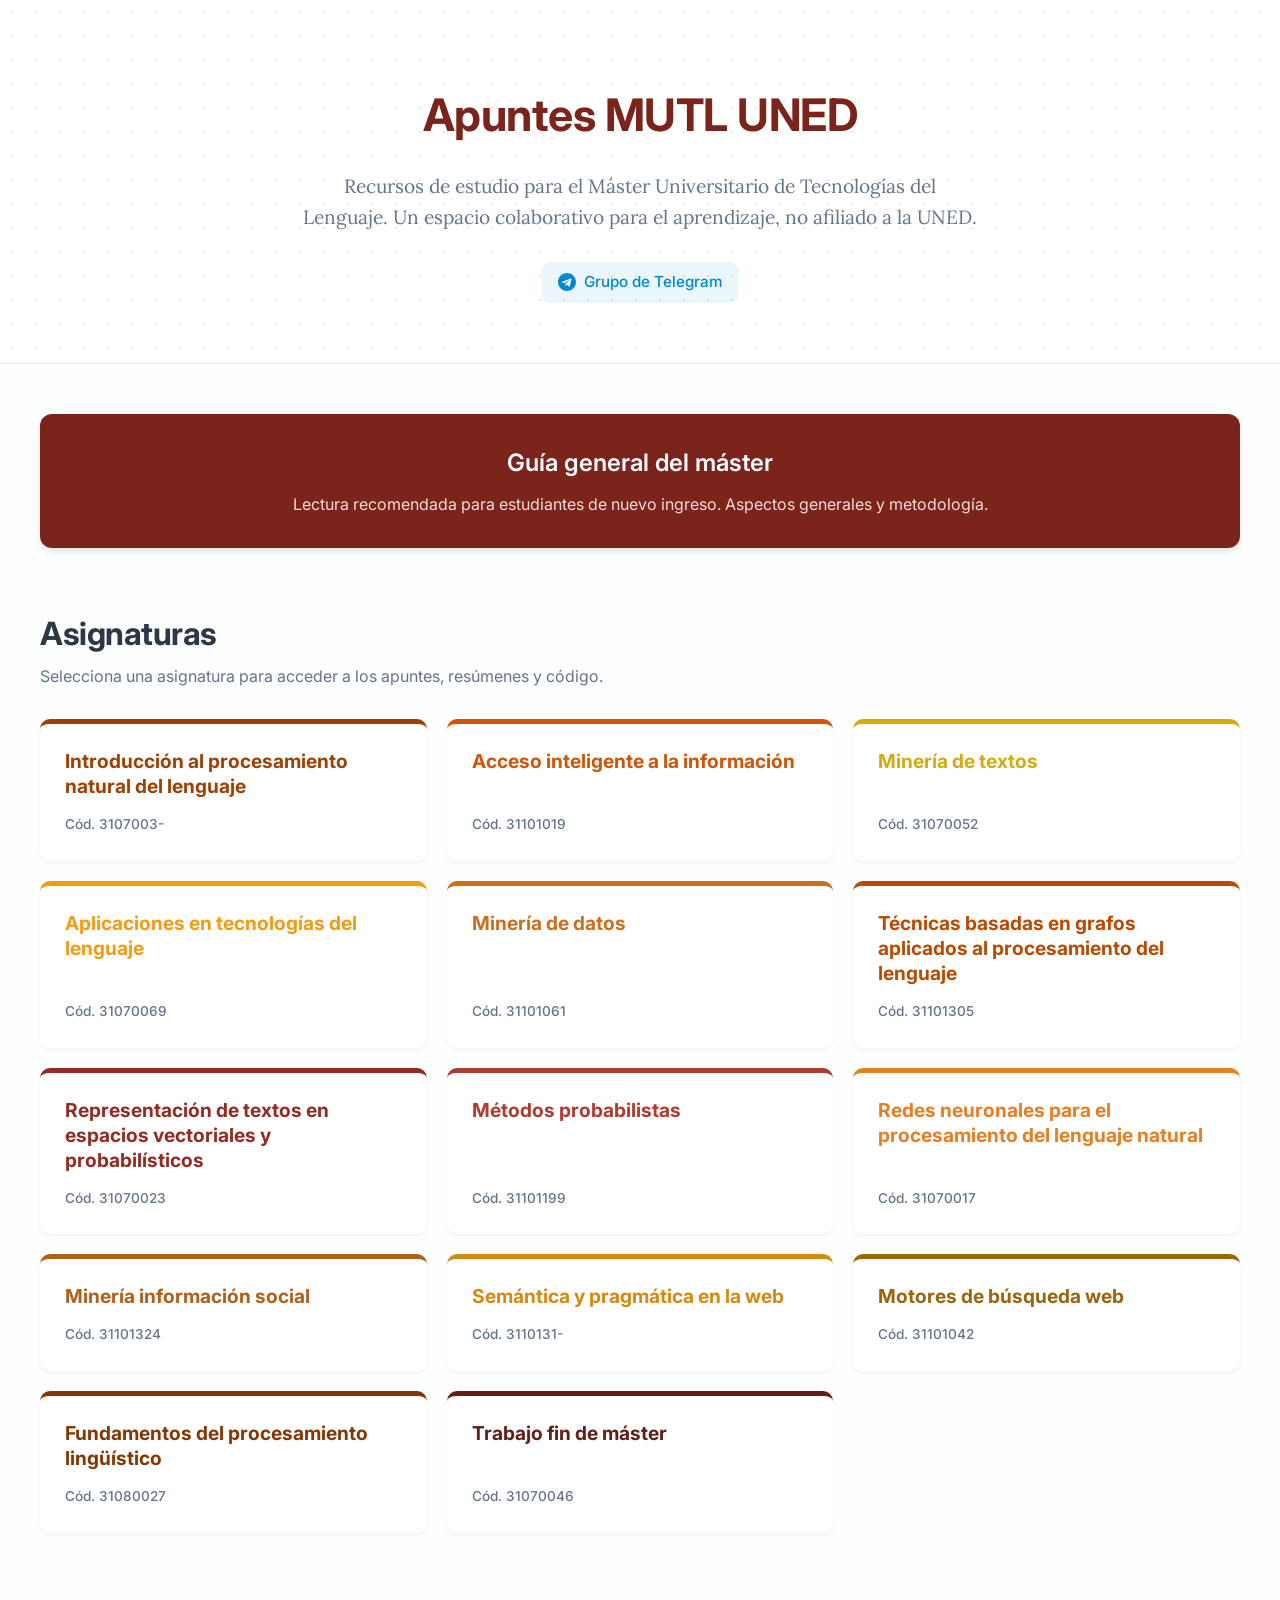
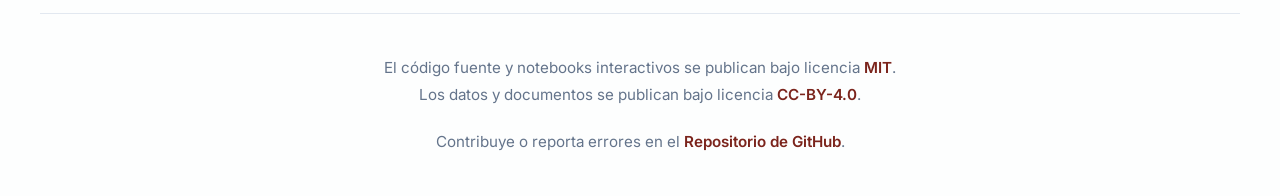
<file: index.html>
<!--
SPDX-FileCopyrightText: 2026 Colaboradores de apuntes-mutl-uned
SPDX-License-Identifier: MIT
-->
<!DOCTYPE html>
<html lang="es">
<head>
    <meta charset="UTF-8">
    <meta name="viewport" content="width=device-width, initial-scale=1.0">
    <title>Apuntes MUTL UNED</title>
    
    <link rel="preconnect" href="https://fonts.googleapis.com">
    <link rel="preconnect" href="https://fonts.gstatic.com" crossorigin>
    <link href="https://fonts.googleapis.com/css2?family=Inter:wght@400;500;600;700&family=Lora:ital,wght@0,400;0,600;1,400&display=swap" rel="stylesheet">

    <style>
        /* =========================================
           PALETA DE COLORES (Gama Cálidos/Tierras)
           ========================================= */
        :root {
            --color-master: #7B241C; /* Granate principal */
            
            --color-ipnl:   #A04000; /* Terracota */
            --color-aii:    #D35400; /* Naranja Quemado */
            --color-mt:     #D4AC0D; /* Ocre */
            --color-at:     #F39C12; /* Ámbar */
            --color-md:     #CA6F1E; /* Bronce */
            --color-tbg:    #BA4A00; /* Rojizo */
            --color-rt:     #922B21; /* Rojo oscuro */
            --color-mp:     #B03A2E; /* Rojo óxido */
            --color-rn:     #E67E22; /* Zanahoria */
            --color-ms:     #AF601A; /* Marrón cálido */
            --color-sp:     #D68910; /* Miel */
            --color-mb:     #9C640C; /* Dorado oscuro */
            --color-fpl:    #873600; /* Caoba */
            --color-tfm:    #641E16; /* Granate muy oscuro */

            --bg-page: #FDFEFE;
            --text-main: #2D3748;
            --text-muted: #64748B;
            --telegram-blue: #0088cc;
        }

        /* =========================================
           ESTILOS BASE
           ========================================= */
        body {
            font-family: 'Lora', serif;
            background-color: var(--bg-page);
            color: var(--text-main);
            line-height: 1.6;
            margin: 0;
            padding: 0;
        }

        h1, h2, h3, h4, .ui-text {
            font-family: 'Inter', sans-serif;
        }

        a { text-decoration: none; }

        .container {
            max-width: 1200px;
            margin: 0 auto;
            padding: 0 20px 40px 20px;
        }

        /* =========================================
           CABECERA TIPO "HERO"
           ========================================= */
        .hero {
            background-color: #ffffff;
            background-image: radial-gradient(#E5E7EB 1px, transparent 1px);
            background-size: 24px 24px;
            padding: 80px 20px 60px 20px;
            text-align: center;
            border-bottom: 1px solid #E2E8F0;
            margin-bottom: 50px;
        }

        .hero h1 {
            color: var(--color-master);
            font-size: 2.8rem;
            margin: 0 0 15px 0;
            letter-spacing: -0.5px;
            font-weight: 700;
        }

        .intro-text {
            max-width: 800px;
            margin: 0 auto 30px auto;
            font-size: 1.2rem;
            color: var(--text-muted);
            text-wrap: balance;
        }

        /* Botón Telegram Secundario */
        .link-telegram {
            display: inline-flex;
            align-items: center;
            gap: 8px;
            color: var(--telegram-blue);
            font-family: 'Inter', sans-serif;
            font-weight: 500;
            font-size: 0.95rem;
            padding: 8px 16px;
            border-radius: 8px;
            background: rgba(0, 136, 204, 0.08);
            transition: background 0.2s, color 0.2s;
        }

        .link-telegram:hover {
            background: rgba(0, 136, 204, 0.15);
            color: #006699;
        }

        .link-telegram svg {
            width: 18px;
            height: 18px;
            fill: currentColor;
        }

        /* =========================================
           GUÍA DEL MÁSTER
           ========================================= */
        .master-card {
            background: var(--color-master);
            color: white;
            border-radius: 12px;
            padding: 30px;
            text-align: center;
            margin-bottom: 60px;
            box-shadow: 0 4px 6px rgba(0,0,0,0.1);
            transition: transform 0.2s;
            display: block;
        }
        
        .master-card:hover { transform: translateY(-5px); }
        .master-card h2 { color: white; margin: 0 0 10px 0; font-weight: 600; }
        .master-card p { margin: 0; color: #FADBD8; font-family: 'Inter', sans-serif; }

        /* =========================================
           GRID Y SEPARADORES
           ========================================= */
        .section-header {
            margin-bottom: 30px;
        }

        .section-header h2 {
            color: var(--text-main);
            font-size: 2rem;
            margin-bottom: 5px;
            font-weight: 700;
            letter-spacing: -0.5px;
        }

        .section-header p {
            color: var(--text-muted);
            margin: 0;
            font-family: 'Inter', sans-serif;
        }

        .grid {
            display: grid;
            grid-template-columns: repeat(auto-fill, minmax(320px, 1fr));
            gap: 20px;
        }

        /* =========================================
           TARJETAS DE ASIGNATURA
           ========================================= */
        .card {
            background: white;
            border-radius: 10px;
            padding: 25px;
            border-top: 5px solid; 
            box-shadow: 0 2px 4px rgba(0,0,0,0.05);
            transition: transform 0.2s, box-shadow 0.2s;
            display: flex;
            flex-direction: column;
        }

        .card:hover {
            transform: translateY(-5px);
            box-shadow: 0 10px 15px rgba(0,0,0,0.1);
        }

        .card.ipnl { border-color: var(--color-ipnl); } .card.ipnl h3 { color: var(--color-ipnl); }
        .card.aii { border-color: var(--color-aii); } .card.aii h3 { color: var(--color-aii); }
        .card.mt { border-color: var(--color-mt); } .card.mt h3 { color: var(--color-mt); }
        .card.at { border-color: var(--color-at); } .card.at h3 { color: var(--color-at); }
        .card.md { border-color: var(--color-md); } .card.md h3 { color: var(--color-md); }
        .card.tbg { border-color: var(--color-tbg); } .card.tbg h3 { color: var(--color-tbg); }
        .card.rt { border-color: var(--color-rt); } .card.rt h3 { color: var(--color-rt); }
        .card.mp { border-color: var(--color-mp); } .card.mp h3 { color: var(--color-mp); }
        .card.rn { border-color: var(--color-rn); } .card.rn h3 { color: var(--color-rn); }
        .card.ms { border-color: var(--color-ms); } .card.ms h3 { color: var(--color-ms); }
        .card.sp { border-color: var(--color-sp); } .card.sp h3 { color: var(--color-sp); }
        .card.mb { border-color: var(--color-mb); } .card.mb h3 { color: var(--color-mb); }
        .card.fpl { border-color: var(--color-fpl); } .card.fpl h3 { color: var(--color-fpl); }
        .card.tfm { border-color: var(--color-tfm); } .card.tfm h3 { color: var(--color-tfm); }

        .card h3 {
            margin: 0 0 15px 0;
            font-size: 1.2rem;
            line-height: 1.3;
        }

        .card-meta {
            margin-top: auto;
            display: flex;
            justify-content: space-between;
            font-family: 'Inter', sans-serif;
            font-size: 0.85rem;
            color: var(--text-muted);
            font-weight: 500;
        }

        /* =========================================
           FOOTER Y LICENCIAS
           ========================================= */
        footer {
            margin-top: 80px;
            padding-top: 40px;
            border-top: 1px solid #E2E8F0;
            text-align: center;
            font-family: 'Inter', sans-serif;
            font-size: 0.95rem;
            color: var(--text-muted);
            line-height: 1.8;
        }

        footer a { 
            color: var(--color-master); 
            font-weight: 600; 
            text-decoration: underline; 
            text-decoration-color: transparent; 
            transition: text-decoration-color 0.2s;
        }
        
        footer a:hover { 
            text-decoration-color: var(--color-master); 
        }
        
        .footer-licenses { margin-bottom: 20px; }
    </style>
</head>
<body>

<header class="hero">
    <h1>Apuntes MUTL UNED</h1>
    <div class="intro-text">
        <p>Recursos de estudio para el Máster Universitario de Tecnologías del Lenguaje. Un espacio colaborativo para el aprendizaje, no afiliado a la UNED.</p>
    </div>
    <a href="https://t.me/+1RJx_dxBqSRkMjQ8" target="_blank" class="link-telegram">
        <svg viewBox="0 0 24 24">
            <path d="M12 0C5.373 0 0 5.373 0 12s5.373 12 12 12 12-5.373 12-12S18.627 0 12 0zm5.894 8.221l-1.97 9.28c-.145.658-.537.818-1.084.508l-3-2.21-1.446 1.394c-.14.18-.357.295-.6.295-.002 0-.003 0-.005 0l.213-3.054 5.56-5.022c.24-.213-.054-.334-.373-.121l-6.869 4.326-2.96-.924c-.64-.203-.658-.64.135-.954l11.566-4.458c.538-.196 1.006.128.832.94z"/>
        </svg>
        Grupo de Telegram
    </a>
</header>

<div class="container">

    <a href="master/" class="master-card ui-text">
        <h2>Guía general del máster</h2>
        <p>Lectura recomendada para estudiantes de nuevo ingreso. Aspectos generales y metodología.</p>
    </a>

    <div class="section-header">
        <h2>Asignaturas</h2>
        <p>Selecciona una asignatura para acceder a los apuntes, resúmenes y código.</p>
    </div>
    
    <div class="grid">
        <a href="ipnl/" class="card ipnl">
            <h3>Introducción al procesamiento natural del lenguaje</h3>
            <div class="card-meta">
                <span>Cód. 3107003-</span>
            </div>
        </a>

        <a href="aii/" class="card aii">
            <h3>Acceso inteligente a la información</h3>
            <div class="card-meta">
                <span>Cód. 31101019</span>
            </div>
        </a>

        <a href="mt/" class="card mt">
            <h3>Minería de textos</h3>
            <div class="card-meta">
                <span>Cód. 31070052</span>
            </div>
        </a>

        <a href="at/" class="card at">
            <h3>Aplicaciones en tecnologías del lenguaje</h3>
            <div class="card-meta">
                <span>Cód. 31070069</span>
            </div>
        </a>

        <a href="md/" class="card md">
            <h3>Minería de datos</h3>
            <div class="card-meta">
                <span>Cód. 31101061</span>
            </div>
        </a>

        <a href="tbg/" class="card tbg">
            <h3>Técnicas basadas en grafos aplicados al procesamiento del lenguaje</h3>
            <div class="card-meta">
                <span>Cód. 31101305</span>
            </div>
        </a>

        <a href="rt/" class="card rt">
            <h3>Representación de textos en espacios vectoriales y probabilísticos</h3>
            <div class="card-meta">
                <span>Cód. 31070023</span>
            </div>
        </a>

        <a href="mp/" class="card mp">
            <h3>Métodos probabilistas</h3>
            <div class="card-meta">
                <span>Cód. 31101199</span>
            </div>
        </a>

        <a href="rn/" class="card rn">
            <h3>Redes neuronales para el procesamiento del lenguaje natural</h3>
            <div class="card-meta">
                <span>Cód. 31070017</span>
            </div>
        </a>

        <a href="ms/" class="card ms">
            <h3>Minería información social</h3>
            <div class="card-meta">
                <span>Cód. 31101324</span>
            </div>
        </a>

        <a href="sp/" class="card sp">
            <h3>Semántica y pragmática en la web</h3>
            <div class="card-meta">
                <span>Cód. 3110131-</span>
            </div>
        </a>

        <a href="mb/" class="card mb">
            <h3>Motores de búsqueda web</h3>
            <div class="card-meta">
                <span>Cód. 31101042</span>
            </div>
        </a>

        <a href="fpl/" class="card fpl">
            <h3>Fundamentos del procesamiento lingüístico</h3>
            <div class="card-meta">
                <span>Cód. 31080027</span>
            </div>
        </a>

        <a href="tfm/" class="card tfm">
            <h3>Trabajo fin de máster</h3>
            <div class="card-meta">
                <span>Cód. 31070046</span>
            </div>
        </a>
    </div>

    <footer>
        <div class="footer-licenses">
            El código fuente y notebooks interactivos se publican bajo licencia <a href="https://mit-license.org/" target="_blank">MIT</a>.<br>
            Los datos y documentos se publican bajo licencia <a href="https://creativecommons.org/licenses/by/4.0/deed.es" target="_blank">CC-BY-4.0</a>.
        </div>
        <div>
            Contribuye o reporta errores en el <a href="https://github.com/pmgallardo/apuntes-mutl-uned" target="_blank">Repositorio de GitHub</a>.
        </div>
    </footer>

</div>

</body>
</html>
</file>
